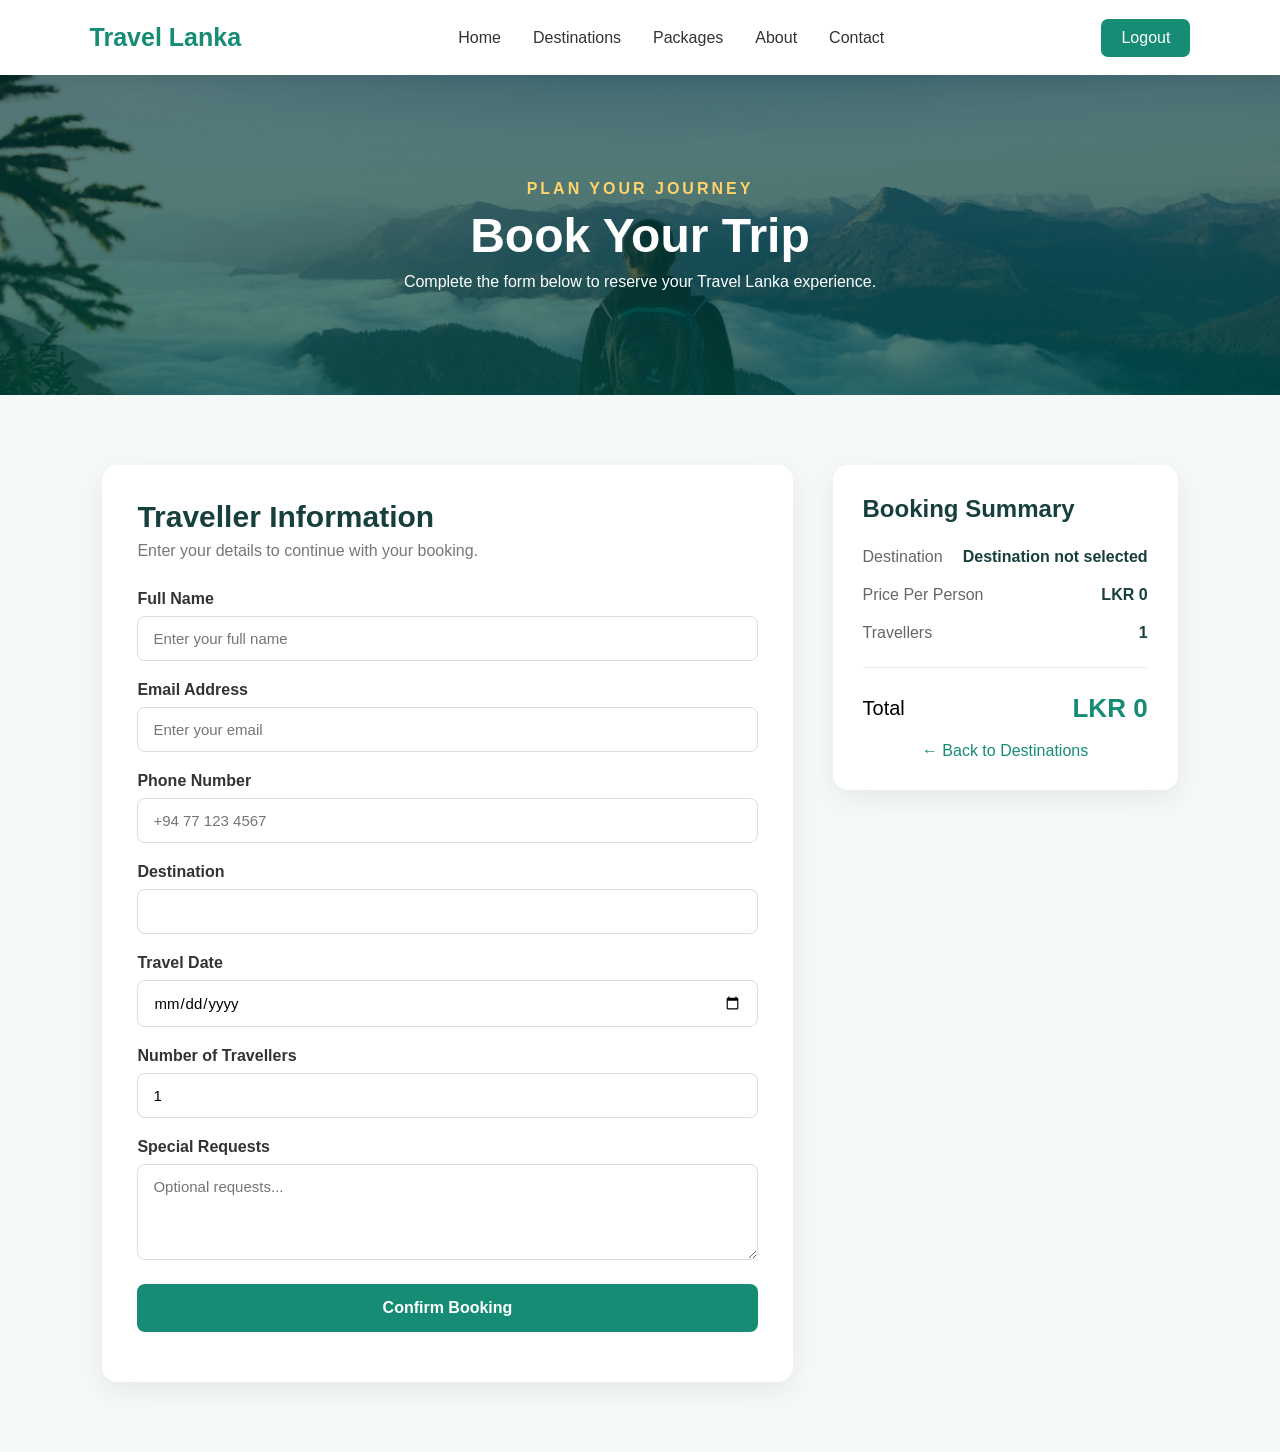
<file: pages/booking.html>
<!DOCTYPE html>
<html lang="en">

<head>

    <meta charset="UTF-8">

    <meta
        name="viewport"
        content="width=device-width, initial-scale=1.0"
    >

    <title>Travel Lanka | Booking</title>

    <link
        rel="stylesheet"
        href="../css/style.css"
    >

</head>

<body>


<!-- NAVBAR -->

<nav class="navbar">

    <div class="logo">
        Travel Lanka
    </div>

    <ul class="nav-links">

        <li>
            <a href="home.html">
                Home
            </a>
        </li>

        <li>
            <a href="destinations.html">
                Destinations
            </a>
        </li>

        <li>
            <a href="home.html#packages">
                Packages
            </a>
        </li>

        <li>
            <a href="home.html#about">
                About
            </a>
        </li>

        <li>
            <a href="home.html#contact">
                Contact
            </a>
        </li>

    </ul>

    <a
        href="../index.html"
        class="logout-btn"
    >
        Logout
    </a>

</nav>


<!-- BOOKING HEADER -->

<section class="booking-header">

    <div>

        <p>
            Plan Your Journey
        </p>

        <h1>
            Book Your Trip
        </h1>

        <span>
            Complete the form below to reserve your
            Travel Lanka experience.
        </span>

    </div>

</section>


<!-- BOOKING -->

<section class="booking-page">

    <div class="booking-layout">


        <!-- FORM -->

        <form
            class="booking-form"
            id="bookingForm"
        >

            <h2>
                Traveller Information
            </h2>

            <p class="booking-form-subtitle">
                Enter your details to continue with your booking.
            </p>


            <!-- NAME -->

            <div class="booking-input-group">

                <label>
                    Full Name
                </label>

                <input
                    type="text"
                    id="customerName"
                    placeholder="Enter your full name"
                    required
                >

            </div>


            <!-- EMAIL -->

            <div class="booking-input-group">

                <label>
                    Email Address
                </label>

                <input
                    type="email"
                    id="customerEmail"
                    placeholder="Enter your email"
                    required
                >

            </div>


            <!-- PHONE -->

            <div class="booking-input-group">

                <label>
                    Phone Number
                </label>

                <input
                    type="tel"
                    id="customerPhone"
                    placeholder="+94 77 123 4567"
                    required
                >

            </div>


            <!-- DESTINATION -->

            <div class="booking-input-group">

                <label>
                    Destination
                </label>

                <input
                    type="text"
                    id="bookingDestinationInput"
                    readonly
                >

            </div>


            <!-- DATE -->

            <div class="booking-input-group">

                <label>
                    Travel Date
                </label>

                <input
                    type="date"
                    id="travelDate"
                    required
                >

            </div>


            <!-- TRAVELLERS -->

            <div class="booking-input-group">

                <label>
                    Number of Travellers
                </label>

                <input
                    type="number"
                    id="travellers"
                    min="1"
                    value="1"
                    required
                >

            </div>


            <!-- NOTES -->

            <div class="booking-input-group">

                <label>
                    Special Requests
                </label>

                <textarea
                    id="specialRequests"
                    rows="4"
                    placeholder="Optional requests..."
                ></textarea>

            </div>


            <button
                type="submit"
                class="confirm-booking-btn"
            >
                Confirm Booking
            </button>


            <p id="bookingMessage"></p>

        </form>


        <!-- SUMMARY -->

        <div class="booking-price-card">

            <h2>
                Booking Summary
            </h2>


            <div class="booking-price-row">

                <span>
                    Destination
                </span>

                <strong id="summaryDestination">
                    -
                </strong>

            </div>


            <div class="booking-price-row">

                <span>
                    Price Per Person
                </span>

                <strong id="summaryPrice">
                    LKR 0
                </strong>

            </div>


            <div class="booking-price-row">

                <span>
                    Travellers
                </span>

                <strong id="summaryTravellers">
                    1
                </strong>

            </div>


            <hr>


            <div class="booking-total">

                <span>
                    Total
                </span>

                <strong id="totalPrice">
                    LKR 0
                </strong>

            </div>


            <a
                href="destinations.html"
                class="back-destination"
            >
                ← Back to Destinations
            </a>

        </div>

    </div>

</section>


<script src="../js/booking.js"></script>

</body>

</html>
</file>
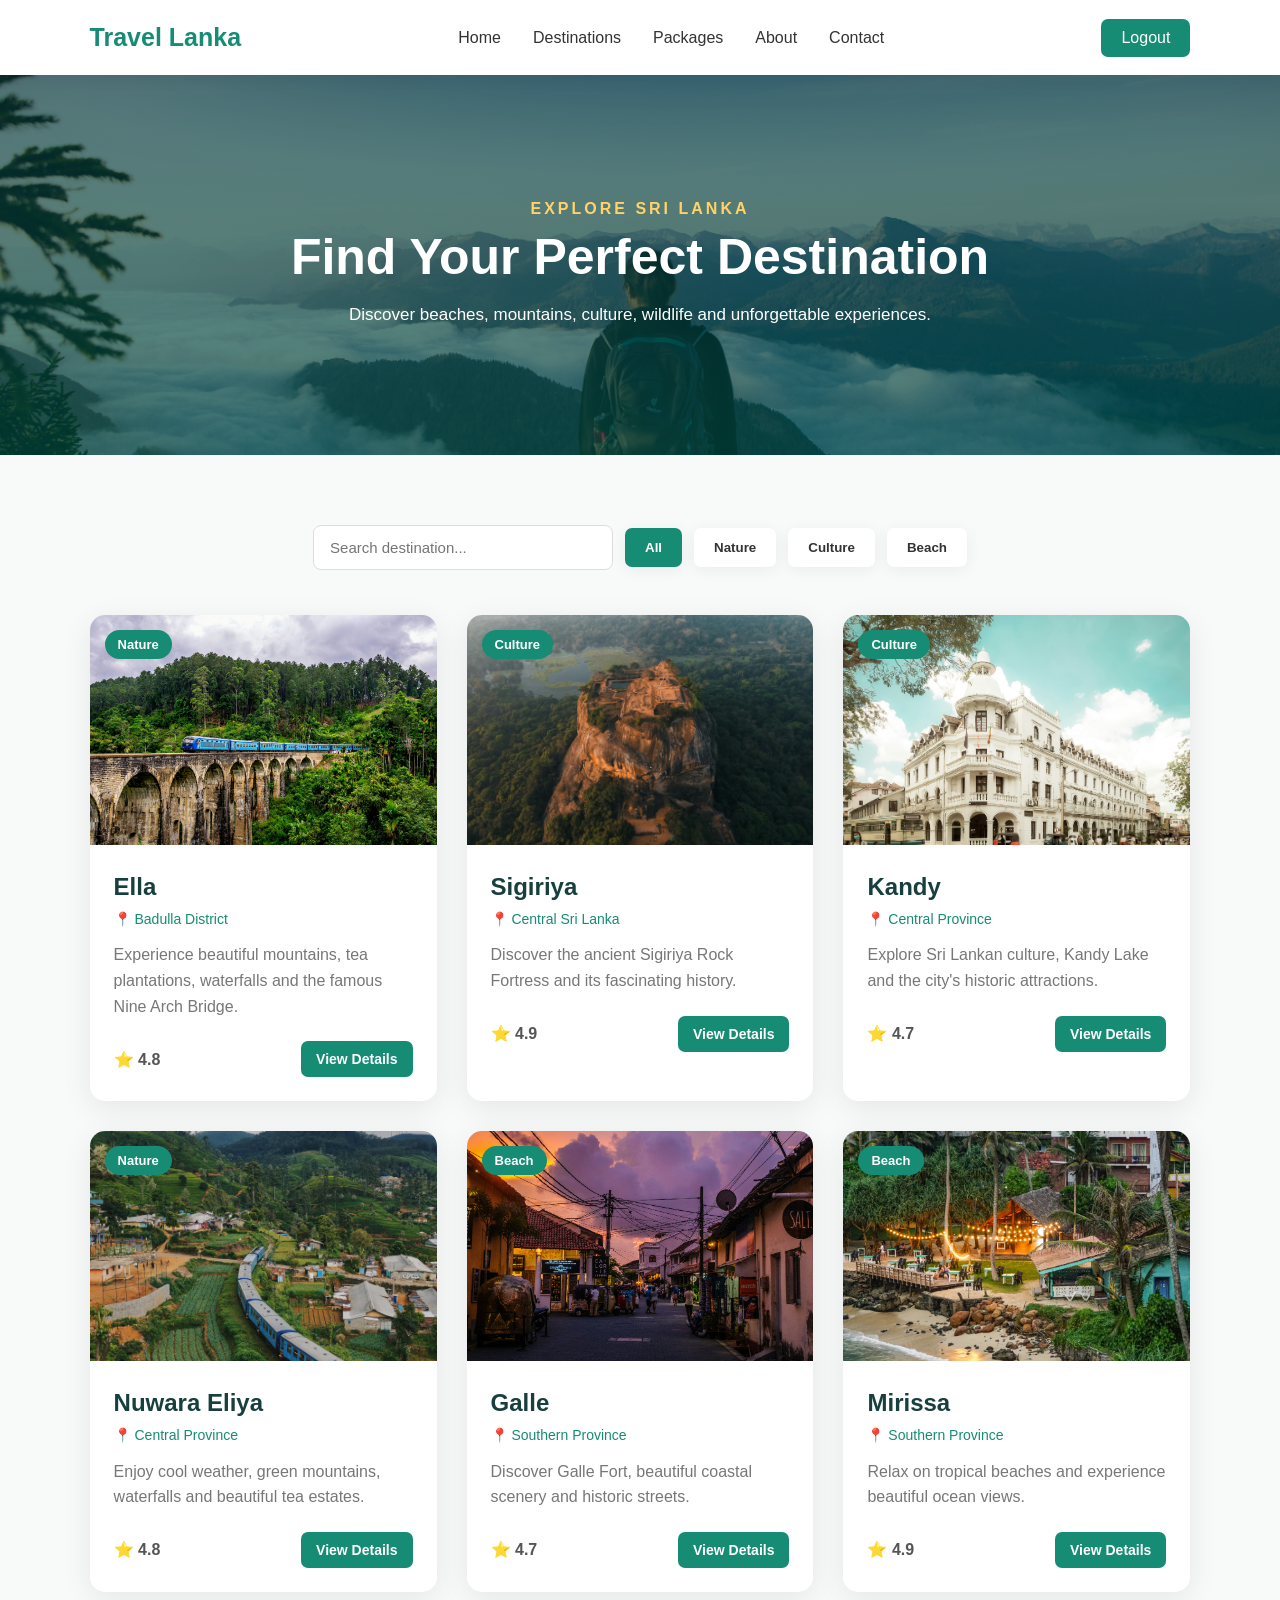
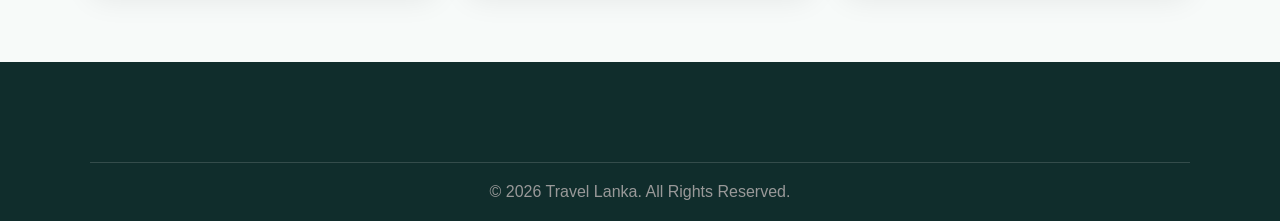
<file: pages/destinations.html>
<!DOCTYPE html>
<html lang="en">

<head>
    <meta charset="UTF-8">

    <meta
        name="viewport"
        content="width=device-width, initial-scale=1.0"
    >

    <title>Travel Lanka | Destinations</title>

    <link
        rel="stylesheet"
        href="../css/style.css"
    >
</head>

<body>


<!-- =========================
     NAVBAR
========================= -->

<nav class="navbar">

    <div class="logo">
        Travel Lanka
    </div>

    <ul class="nav-links">

        <li>
            <a href="home.html">
                Home
            </a>
        </li>

        <li>
            <a href="destinations.html">
                Destinations
            </a>
        </li>

        <li>
            <a href="home.html#packages">
                Packages
            </a>
        </li>

        <li>
            <a href="home.html#about">
                About
            </a>
        </li>

        <li>
            <a href="home.html#contact">
                Contact
            </a>
        </li>

    </ul>

    <a
        href="../index.html"
        class="logout-btn"
    >
        Logout
    </a>

</nav>


<!-- =========================
     DESTINATION HERO
========================= -->

<section class="destination-hero">

    <div>

        <p>
            Explore Sri Lanka
        </p>

        <h1>
            Find Your Perfect Destination
        </h1>

        <span>
            Discover beaches, mountains, culture,
            wildlife and unforgettable experiences.
        </span>

    </div>

</section>


<!-- =========================
     FILTER AREA
========================= -->

<section class="destination-page-section">

    <div class="destination-filter">

        <input
            type="text"
            id="destinationFilter"
            placeholder="Search destination..."
        >

        <button
            class="filter-btn active"
            onclick="filterCategory('all', this)"
        >
            All
        </button>

        <button
            class="filter-btn"
            onclick="filterCategory('nature', this)"
        >
            Nature
        </button>

        <button
            class="filter-btn"
            onclick="filterCategory('culture', this)"
        >
            Culture
        </button>

        <button
            class="filter-btn"
            onclick="filterCategory('beach', this)"
        >
            Beach
        </button>

    </div>


    <!-- =========================
         DESTINATION GRID
    ========================= -->

    <div
        class="destinations-grid"
        id="destinationsGrid"
    >


        <!-- ELLA -->

        <div
            class="travel-destination-card"
            data-name="ella"
            data-category="nature"
        >

            <div class="destination-image">

                <img
                    src="../images/ella.jpg"
                    alt="Ella"
                >

                <span class="destination-tag">
                    Nature
                </span>

            </div>

            <div class="travel-card-content">

                <h2>
                    Ella
                </h2>

                <p class="location-text">
                    📍 Badulla District
                </p>

                <p>
                    Experience beautiful mountains,
                    tea plantations, waterfalls and the
                    famous Nine Arch Bridge.
                </p>

                <div class="travel-card-bottom">

                    <span>
                        ⭐ 4.8
                    </span>

                    <a
    href="destination-details.html?destination=ella"
    class="view-details-btn"
>
    View Details
</a>

                </div>

            </div>

        </div>


        <!-- SIGIRIYA -->

        <div
            class="travel-destination-card"
            data-name="sigiriya"
            data-category="culture"
        >

            <div class="destination-image">

                <img
                    src="../images/sigiriya.jpg"
                    alt="Sigiriya"
                >

                <span class="destination-tag">
                    Culture
                </span>

            </div>

            <div class="travel-card-content">

                <h2>
                    Sigiriya
                </h2>

                <p class="location-text">
                    📍 Central Sri Lanka
                </p>

                <p>
                    Discover the ancient Sigiriya
                    Rock Fortress and its fascinating
                    history.
                </p>

                <div class="travel-card-bottom">

                    <span>
                        ⭐ 4.9
                    </span>

                   <a
    href="destination-details.html?destination=sigiriya"
    class="view-details-btn"
>
    View Details
</a>

                </div>

            </div>

        </div>


        <!-- KANDY -->

        <div
            class="travel-destination-card"
            data-name="kandy"
            data-category="culture"
        >

            <div class="destination-image">

                <img
                    src="../images/kandy.jpg"
                    alt="Kandy"
                >

                <span class="destination-tag">
                    Culture
                </span>

            </div>

            <div class="travel-card-content">

                <h2>
                    Kandy
                </h2>

                <p class="location-text">
                    📍 Central Province
                </p>

                <p>
                    Explore Sri Lankan culture,
                    Kandy Lake and the city's historic
                    attractions.
                </p>

                <div class="travel-card-bottom">

                    <span>
                        ⭐ 4.7
                    </span>

                    <a
    href="destination-details.html?destination=kandy"
    class="view-details-btn"
>
    View Details
</a>

                </div>

            </div>

        </div>


        <!-- NUWARA ELIYA -->

        <div
            class="travel-destination-card"
            data-name="nuwara eliya"
            data-category="nature"
        >

            <div class="destination-image">

                <img
                    src="../images/nuwara-eliya.jpg"
                    alt="Nuwara Eliya"
                >

                <span class="destination-tag">
                    Nature
                </span>

            </div>

            <div class="travel-card-content">

                <h2>
                    Nuwara Eliya
                </h2>

                <p class="location-text">
                    📍 Central Province
                </p>

                <p>
                    Enjoy cool weather, green mountains,
                    waterfalls and beautiful tea estates.
                </p>

                <div class="travel-card-bottom">

                    <span>
                        ⭐ 4.8
                    </span>

                    <a
    href="destination-details.html?destination=nuwara-eliya"
    class="view-details-btn"
>
    View Details
</a>

                </div>

            </div>

        </div>


        <!-- GALLE -->

        <div
            class="travel-destination-card"
            data-name="galle"
            data-category="beach"
        >

            <div class="destination-image">

                <img
                    src="../images/galle.jpg"
                    alt="Galle"
                >

                <span class="destination-tag">
                    Beach
                </span>

            </div>

            <div class="travel-card-content">

                <h2>
                    Galle
                </h2>

                <p class="location-text">
                    📍 Southern Province
                </p>

                <p>
                    Discover Galle Fort, beautiful coastal
                    scenery and historic streets.
                </p>

                <div class="travel-card-bottom">

                    <span>
                        ⭐ 4.7
                    </span>

                   <a
    href="destination-details.html?destination=galle"
    class="view-details-btn"
>
    View Details
</a>

                </div>

            </div>

        </div>


        <!-- MIRISSA -->

        <div
            class="travel-destination-card"
            data-name="mirissa"
            data-category="beach"
        >

            <div class="destination-image">

                <img
                    src="../images/mirissa.jpg"
                    alt="Mirissa"
                >

                <span class="destination-tag">
                    Beach
                </span>

            </div>

            <div class="travel-card-content">

                <h2>
                    Mirissa
                </h2>

                <p class="location-text">
                    📍 Southern Province
                </p>

                <p>
                    Relax on tropical beaches and
                    experience beautiful ocean views.
                </p>

                <div class="travel-card-bottom">

                    <span>
                        ⭐ 4.9
                    </span>

                   <a
    href="destination-details.html?destination=mirissa"
    class="view-details-btn"
>
    View Details
</a>

                </div>

            </div>

        </div>

    </div>


    <p
        id="noDestination"
        class="no-destination"
    >
        Destination not found.
    </p>

</section>


<footer>

    <div class="copyright">
        © 2026 Travel Lanka. All Rights Reserved.
    </div>

</footer>


<script src="../js/destinations.js"></script>

</body>

</html>
</file>
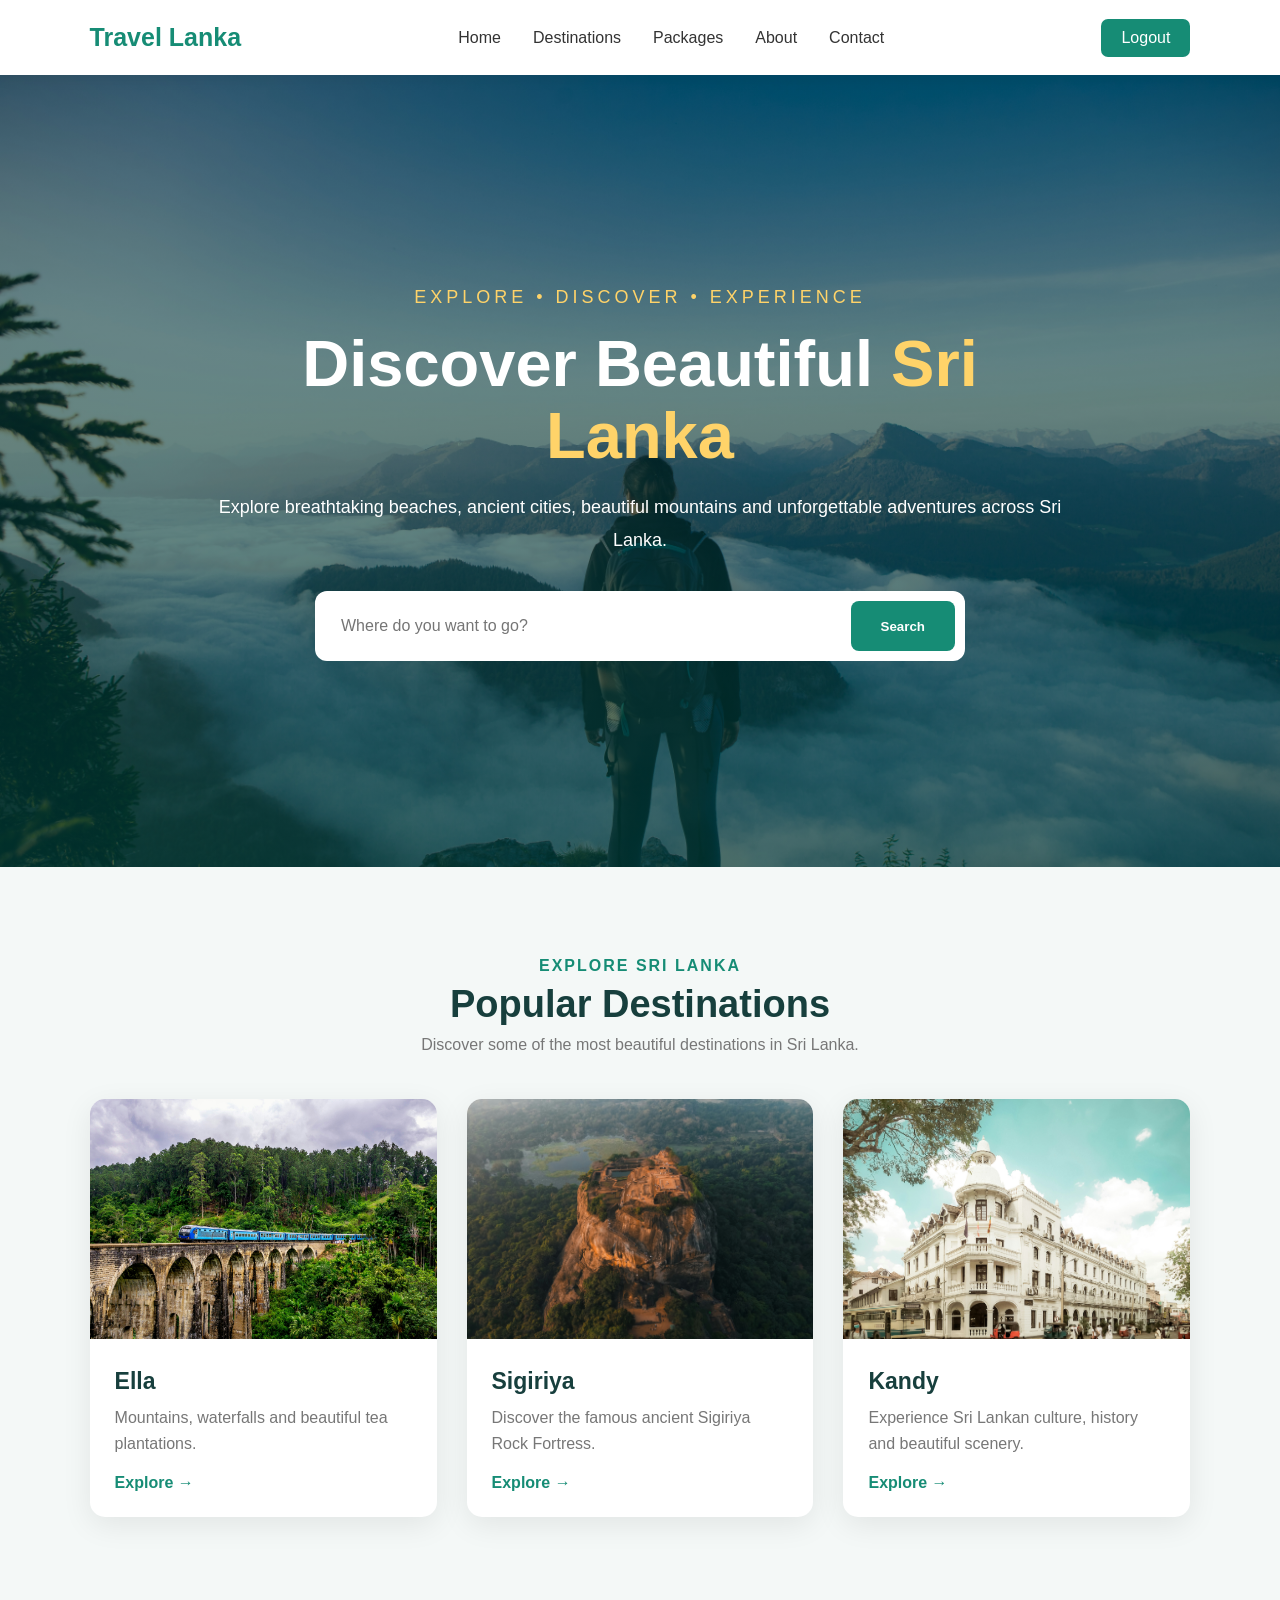
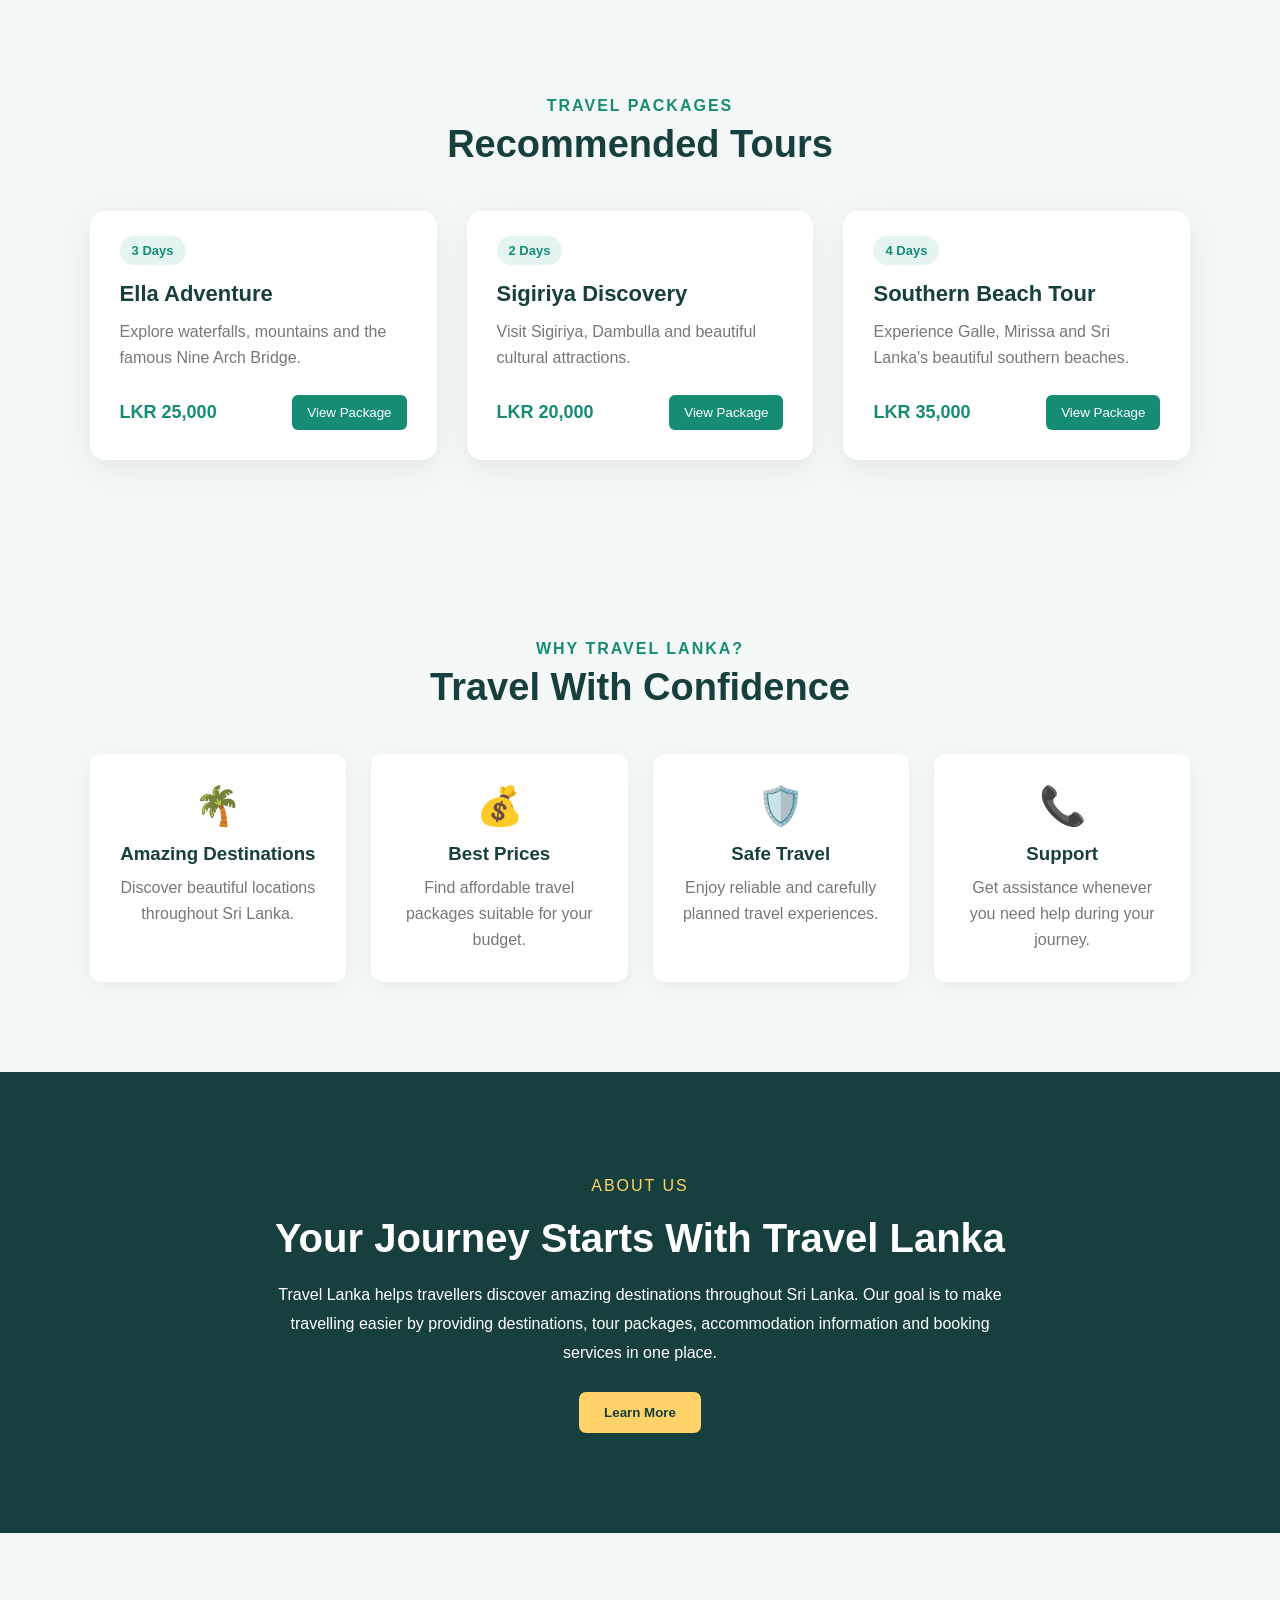
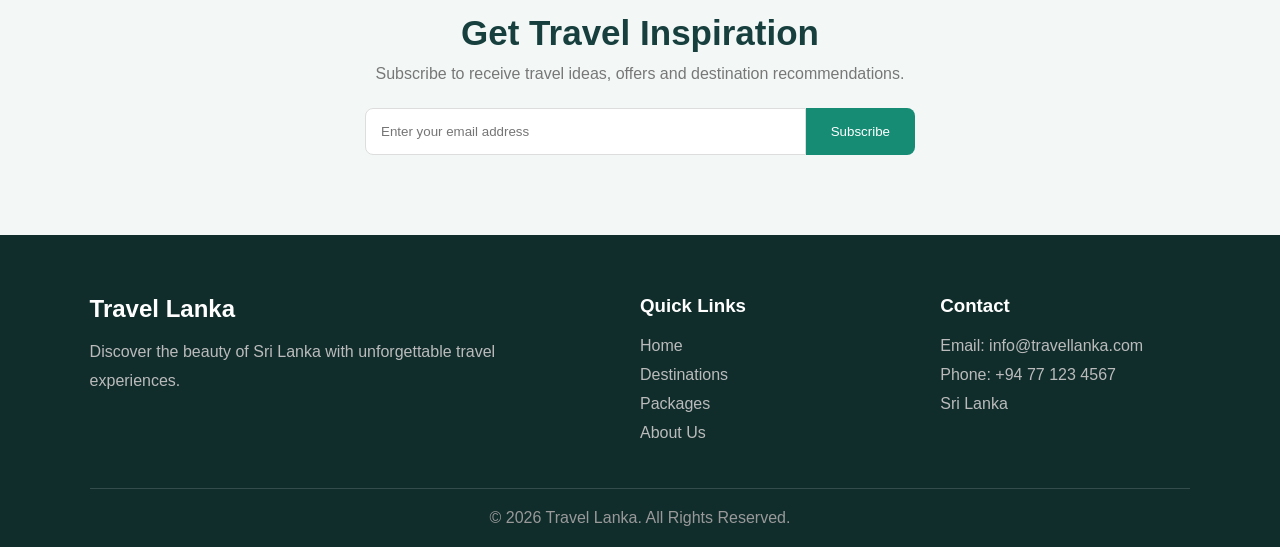
<file: pages/home.html>
<!DOCTYPE html>
<html lang="en">

<head>
    <meta charset="UTF-8">

    <meta
        name="viewport"
        content="width=device-width, initial-scale=1.0"
    >

    <title>Travel Lanka | Home</title>

    <link
        rel="stylesheet"
        href="../css/style.css"
    >
</head>

<body>

<!-- =========================
     NAVBAR
========================= -->

<nav class="navbar">

    <div class="logo">
        Travel Lanka
    </div>

    <ul class="nav-links">

        <li>
            <a href="home.html">Home</a>
        </li>

        <li>
    <a href="destinations.html">
        Destinations
    </a>
</li>

        <li>
            <a href="#packages">Packages</a>
        </li>

        <li>
            <a href="#about">About</a>
        </li>

        <li>
            <a href="#contact">Contact</a>
        </li>

    </ul>

    <a href="../index.html" class="logout-btn">
        Logout
    </a>

</nav>


<!-- =========================
     HERO SECTION
========================= -->

<section class="hero">

    <div class="hero-content">

        <p class="hero-small">
            Explore • Discover • Experience
        </p>

        <h1>
            Discover Beautiful
            <span>Sri Lanka</span>
        </h1>

        <p>
            Explore breathtaking beaches, ancient cities,
            beautiful mountains and unforgettable adventures
            across Sri Lanka.
        </p>


        <!-- SEARCH -->

        <div class="search-box">

            <input
                type="text"
                id="destinationSearch"
                placeholder="Where do you want to go?"
            >

            <button onclick="searchDestination()">
                Search
            </button>

        </div>

    </div>

</section>


<!-- =========================
     DESTINATIONS
========================= -->

<section
    class="section"
    id="destinations"
>

    <div class="section-title">

        <p>Explore Sri Lanka</p>

        <h2>
            Popular Destinations
        </h2>

        <span>
            Discover some of the most beautiful destinations
            in Sri Lanka.
        </span>

    </div>


    <div class="destination-container">


        <!-- ELLA -->

        <div
            class="destination-card"
            data-name="ella"
        >

            <img
                src="../images/ella.jpg"
                alt="Ella"
            >

            <div class="destination-info">

                <h3>Ella</h3>

                <p>
                    Mountains, waterfalls and beautiful
                    tea plantations.
                </p>

                <a href="destinations.html">
    Explore →
</a>

            </div>

        </div>


        <!-- SIGIRIYA -->

        <div
            class="destination-card"
            data-name="sigiriya"
        >

            <img
                src="../images/sigiriya.jpg"
                alt="Sigiriya"
            >

            <div class="destination-info">

                <h3>Sigiriya</h3>

                <p>
                    Discover the famous ancient
                    Sigiriya Rock Fortress.
                </p>

                <a href="#">
                    Explore →
                </a>

            </div>

        </div>


        <!-- KANDY -->

        <div
            class="destination-card"
            data-name="kandy"
        >

            <img
                src="../images/kandy.jpg"
                alt="Kandy"
            >

            <div class="destination-info">

                <h3>Kandy</h3>

                <p>
                    Experience Sri Lankan culture,
                    history and beautiful scenery.
                </p>

                <a href="#">
                    Explore →
                </a>

            </div>

        </div>


    </div>

</section>


<!-- =========================
     TOUR PACKAGES
========================= -->

<section
    class="section packages-section"
    id="packages"
>

    <div class="section-title">

        <p>Travel Packages</p>

        <h2>
            Recommended Tours
        </h2>

    </div>


    <div class="package-container">


        <!-- PACKAGE 1 -->

        <div class="package-card">

            <div class="package-content">

                <span class="package-days">
                    3 Days
                </span>

                <h3>
                    Ella Adventure
                </h3>

                <p>
                    Explore waterfalls, mountains and
                    the famous Nine Arch Bridge.
                </p>

                <div class="package-footer">

                    <strong>
                        LKR 25,000
                    </strong>

                    <button>
                        View Package
                    </button>

                </div>

            </div>

        </div>


        <!-- PACKAGE 2 -->

        <div class="package-card">

            <div class="package-content">

                <span class="package-days">
                    2 Days
                </span>

                <h3>
                    Sigiriya Discovery
                </h3>

                <p>
                    Visit Sigiriya, Dambulla and beautiful
                    cultural attractions.
                </p>

                <div class="package-footer">

                    <strong>
                        LKR 20,000
                    </strong>

                    <button>
                        View Package
                    </button>

                </div>

            </div>

        </div>


        <!-- PACKAGE 3 -->

        <div class="package-card">

            <div class="package-content">

                <span class="package-days">
                    4 Days
                </span>

                <h3>
                    Southern Beach Tour
                </h3>

                <p>
                    Experience Galle, Mirissa and Sri Lanka's
                    beautiful southern beaches.
                </p>

                <div class="package-footer">

                    <strong>
                        LKR 35,000
                    </strong>

                    <button>
                        View Package
                    </button>

                </div>

            </div>

        </div>


    </div>

</section>


<!-- =========================
     WHY CHOOSE US
========================= -->

<section class="section">

    <div class="section-title">

        <p>Why Travel Lanka?</p>

        <h2>
            Travel With Confidence
        </h2>

    </div>


    <div class="features-container">

        <div class="feature">

            <div class="feature-icon">
                🌴
            </div>

            <h3>
                Amazing Destinations
            </h3>

            <p>
                Discover beautiful locations throughout
                Sri Lanka.
            </p>

        </div>


        <div class="feature">

            <div class="feature-icon">
                💰
            </div>

            <h3>
                Best Prices
            </h3>

            <p>
                Find affordable travel packages suitable
                for your budget.
            </p>

        </div>


        <div class="feature">

            <div class="feature-icon">
                🛡️
            </div>

            <h3>
                Safe Travel
            </h3>

            <p>
                Enjoy reliable and carefully planned
                travel experiences.
            </p>

        </div>


        <div class="feature">

            <div class="feature-icon">
                📞
            </div>

            <h3>
                Support
            </h3>

            <p>
                Get assistance whenever you need help
                during your journey.
            </p>

        </div>

    </div>

</section>


<!-- =========================
     ABOUT
========================= -->

<section
    class="about-section"
    id="about"
>

    <div class="about-content">

        <p class="small-title">
            About Us
        </p>

        <h2>
            Your Journey Starts With
            Travel Lanka
        </h2>

        <p>
            Travel Lanka helps travellers discover amazing
            destinations throughout Sri Lanka. Our goal is to
            make travelling easier by providing destinations,
            tour packages, accommodation information and
            booking services in one place.
        </p>

        <button>
            Learn More
        </button>

    </div>

</section>


<!-- =========================
     NEWSLETTER
========================= -->

<section class="newsletter">

    <h2>
        Get Travel Inspiration
    </h2>

    <p>
        Subscribe to receive travel ideas, offers and
        destination recommendations.
    </p>

    <div class="newsletter-form">

        <input
            type="email"
            placeholder="Enter your email address"
        >

        <button>
            Subscribe
        </button>

    </div>

</section>


<!-- =========================
     FOOTER
========================= -->

<footer id="contact">

    <div class="footer-container">

        <div>

            <h2>
                Travel Lanka
            </h2>

            <p>
                Discover the beauty of Sri Lanka with
                unforgettable travel experiences.
            </p>

        </div>


        <div>

            <h3>
                Quick Links
            </h3>

            <p>Home</p>
            <p>Destinations</p>
            <p>Packages</p>
            <p>About Us</p>

        </div>


        <div>

            <h3>
                Contact
            </h3>

            <p>
                Email: info@travellanka.com
            </p>

            <p>
                Phone: +94 77 123 4567
            </p>

            <p>
                Sri Lanka
            </p>

        </div>

    </div>


    <div class="copyright">

        © 2026 Travel Lanka.
        All Rights Reserved.

    </div>

</footer>


<script src="../js/home.js"></script>

</body>

</html>
</file>
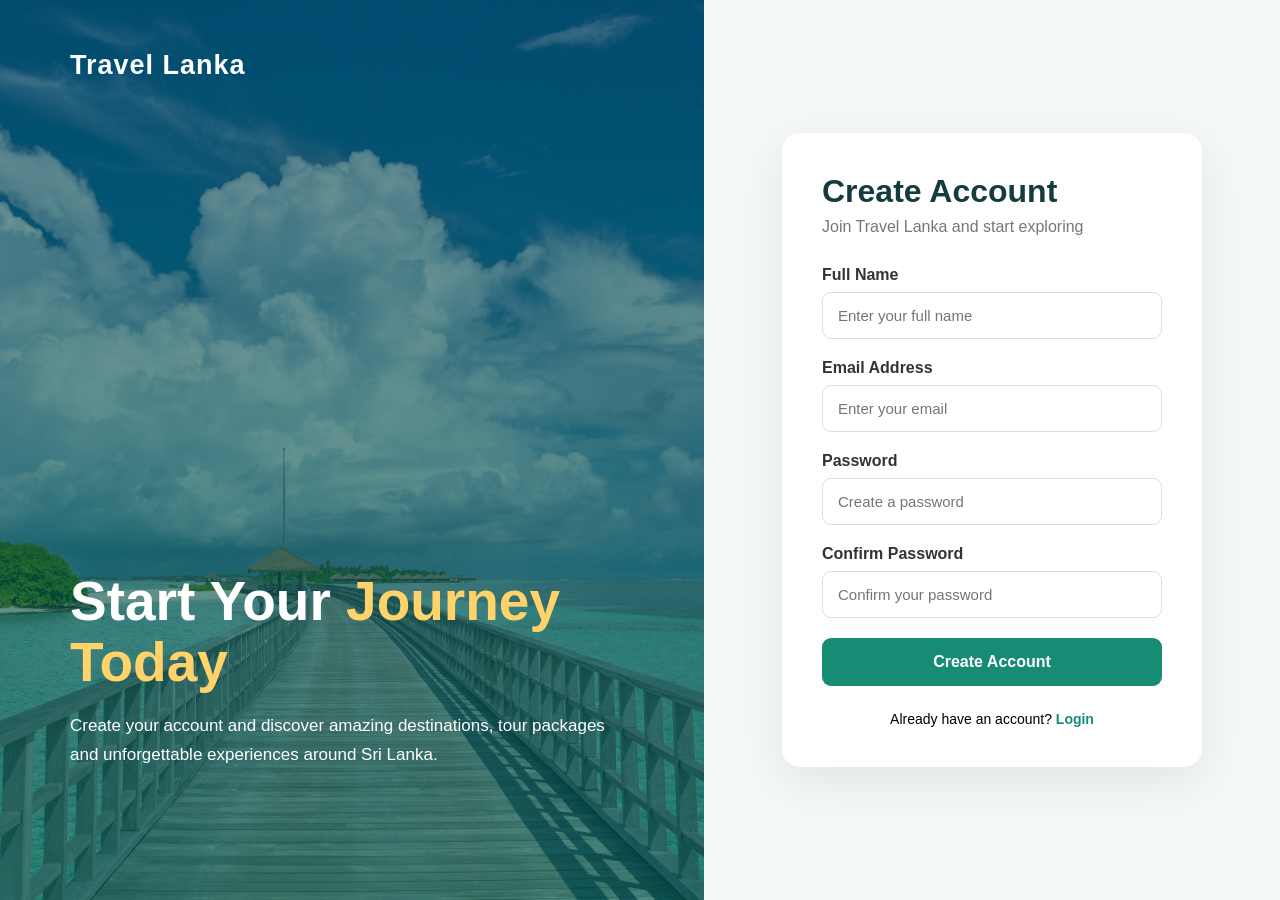
<file: pages/register.html>
<!DOCTYPE html>
<html lang="en">

<head>
    <meta charset="UTF-8">

    <meta
        name="viewport"
        content="width=device-width, initial-scale=1.0"
    >

    <title>Travel Lanka | Register</title>

    <link
        rel="stylesheet"
        href="../css/style.css"
    >
</head>

<body>

<div class="login-container">

    <!-- LEFT SIDE -->

    <div class="login-left">

        <div class="brand">
            <h2>Travel Lanka</h2>
        </div>

        <div class="welcome-text">

            <h1>
                Start Your
                <span>Journey Today</span>
            </h1>

            <p>
                Create your account and discover amazing
                destinations, tour packages and unforgettable
                experiences around Sri Lanka.
            </p>

        </div>

    </div>


    <!-- RIGHT SIDE -->

    <div class="login-right">

        <form
    class="login-card"
    id="registerForm"
    action="../php/register_process.php"
    method="POST"
>

            <h2>Create Account</h2>

            <p class="subtitle">
                Join Travel Lanka and start exploring
            </p>


            <!-- FULL NAME -->

            <div class="input-group">

                <label>Full Name</label>

                <input
    type="text"
    id="fullName"
    name="full_name"
    placeholder="Enter your full name"
    required
>

            </div>


            <!-- EMAIL -->

            <div class="input-group">

                <label>Email Address</label>

                <input
    type="email"
    id="registerEmail"
    name="email"
    placeholder="Enter your email"
    required
>

            </div>


            <!-- PASSWORD -->

            <div class="input-group">

                <label>Password</label>

                <input
    type="password"
    id="registerPassword"
    name="password"
    placeholder="Create a password"
    required
>

            </div>


            <!-- CONFIRM PASSWORD -->

            <div class="input-group">

                <label>Confirm Password</label>

                <input
    type="password"
    id="confirmPassword"
    name="confirm_password"
    placeholder="Confirm your password"
    required
>

            </div>


            <button
                type="submit"
                class="login-btn"
            >
                Create Account
            </button>


            <p id="registerMessage"></p>


            <div class="register">

                Already have an account?

                <a href="../index.php">
                    Login
                </a>

            </div>

        </form>

    </div>

</div>


<script src="../js/register.js"></script>

</body>

</html>
</file>
<file: css/style.css>
/* =====================================================
   HOME PAGE
===================================================== */


/* NAVBAR */

.navbar {

    height: 75px;

    display: flex;

    align-items: center;

    justify-content: space-between;

    padding: 0 7%;

    background: white;

    position: sticky;

    top: 0;

    z-index: 1000;

    box-shadow:
        0 2px 15px
        rgba(0, 0, 0, 0.08);
}


.logo {

    font-size: 25px;

    font-weight: bold;

    color: #168c75;
}


.nav-links {

    display: flex;

    list-style: none;

    gap: 32px;
}


.nav-links a {

    text-decoration: none;

    color: #333;

    font-weight: 500;

    transition: 0.3s;
}


.nav-links a:hover {

    color: #168c75;
}


.logout-btn {

    text-decoration: none;

    background: #168c75;

    color: white;

    padding: 10px 20px;

    border-radius: 7px;
}


/* =====================================================
   HERO
===================================================== */

.hero {

    min-height: 88vh;

    display: flex;

    align-items: center;

    justify-content: center;

    text-align: center;

    padding: 40px;

    color: white;

    background:

        linear-gradient(
            rgba(0, 40, 50, 0.55),
            rgba(0, 70, 65, 0.65)
        ),

        url("../images/hero.jpg");

    background-size: cover;

    background-position: center;
}


.hero-content {

    max-width: 850px;
}


.hero-small {

    text-transform: uppercase;

    letter-spacing: 4px;

    margin-bottom: 15px;

    color: #ffd369;
}


.hero h1 {

    font-size: 65px;

    line-height: 1.1;

    margin-bottom: 20px;
}


.hero h1 span {

    color: #ffd369;
}


.hero-content > p {

    font-size: 18px;

    line-height: 1.8;
}


/* SEARCH */

.search-box {

    background: white;

    padding: 10px;

    border-radius: 12px;

    max-width: 650px;

    margin:

        35px auto
        0;

    display: flex;
}


.search-box input {

    flex: 1;

    border: none;

    outline: none;

    padding: 16px;

    font-size: 16px;
}


.search-box button {

    border: none;

    background: #168c75;

    color: white;

    padding: 0 30px;

    border-radius: 8px;

    cursor: pointer;

    font-weight: bold;
}


/* =====================================================
   GENERAL SECTION
===================================================== */

.section {

    padding: 90px 7%;
}


.section-title {

    text-align: center;

    margin-bottom: 45px;
}


.section-title p {

    color: #168c75;

    text-transform: uppercase;

    letter-spacing: 2px;

    font-weight: bold;

    margin-bottom: 8px;
}


.section-title h2 {

    font-size: 38px;

    color: #173f3d;

    margin-bottom: 10px;
}


.section-title span {

    color: #777;
}


/* =====================================================
   DESTINATIONS
===================================================== */

.destination-container {

    display: grid;

    grid-template-columns:
        repeat(3, 1fr);

    gap: 30px;
}


.destination-card {

    background: white;

    border-radius: 15px;

    overflow: hidden;

    box-shadow:

        0 8px 30px
        rgba(0, 0, 0, 0.08);

    transition: 0.3s;
}


.destination-card:hover {

    transform:
        translateY(-8px);
}


.destination-card img {

    width: 100%;

    height: 240px;

    object-fit: cover;
}


.destination-info {

    padding: 25px;
}


.destination-info h3 {

    font-size: 23px;

    margin-bottom: 10px;

    color: #173f3d;
}


.destination-info p {

    color: #777;

    line-height: 1.6;

    margin-bottom: 18px;
}


.destination-info a {

    text-decoration: none;

    color: #168c75;

    font-weight: bold;
}


/* =====================================================
   PACKAGES
===================================================== */

.packages-section {

    background: #f3f8f7;
}


.package-container {

    display: grid;

    grid-template-columns:
        repeat(3, 1fr);

    gap: 30px;
}


.package-card {

    background: white;

    border-radius: 15px;

    padding: 30px;

    box-shadow:

        0 8px 30px
        rgba(0, 0, 0, 0.07);
}


.package-days {

    background: #e4f5f1;

    color: #168c75;

    padding: 7px 12px;

    border-radius: 20px;

    font-size: 13px;

    font-weight: bold;
}


.package-content h3 {

    margin-top: 22px;

    margin-bottom: 12px;

    color: #173f3d;

    font-size: 22px;
}


.package-content p {

    color: #777;

    line-height: 1.6;
}


.package-footer {

    display: flex;

    justify-content: space-between;

    align-items: center;

    margin-top: 25px;
}


.package-footer strong {

    color: #168c75;

    font-size: 18px;
}


.package-footer button {

    border: none;

    background: #168c75;

    color: white;

    padding: 10px 15px;

    border-radius: 6px;

    cursor: pointer;
}


/* =====================================================
   FEATURES
===================================================== */

.features-container {

    display: grid;

    grid-template-columns:
        repeat(4, 1fr);

    gap: 25px;
}


.feature {

    text-align: center;

    padding: 30px;

    border-radius: 12px;

    background: white;

    box-shadow:

        0 5px 25px
        rgba(0, 0, 0, 0.06);
}


.feature-icon {

    font-size: 38px;

    margin-bottom: 15px;
}


.feature h3 {

    margin-bottom: 10px;

    color: #173f3d;
}


.feature p {

    color: #777;

    line-height: 1.6;
}


/* =====================================================
   ABOUT
===================================================== */

.about-section {

    background: #173f3d;

    color: white;

    padding: 100px 7%;

    text-align: center;
}


.about-content {

    max-width: 750px;

    margin: auto;
}


.small-title {

    color: #ffd369;

    text-transform: uppercase;

    letter-spacing: 2px;
}


.about-content h2 {

    font-size: 40px;

    margin:

        15px 0
        20px;
}


.about-content p {

    line-height: 1.8;
}


.about-content button {

    margin-top: 25px;

    background: #ffd369;

    color: #173f3d;

    border: none;

    padding: 13px 25px;

    border-radius: 7px;

    font-weight: bold;

    cursor: pointer;
}


/* =====================================================
   NEWSLETTER
===================================================== */

.newsletter {

    padding: 80px 20px;

    text-align: center;

    background: #f3f8f7;
}


.newsletter h2 {

    color: #173f3d;

    font-size: 35px;
}


.newsletter p {

    color: #777;

    margin:

        12px 0
        25px;
}


.newsletter-form {

    display: flex;

    max-width: 550px;

    margin: auto;
}


.newsletter-form input {

    flex: 1;

    padding: 15px;

    border:

        1px solid
        #ddd;

    outline: none;

    border-radius:

        8px 0
        0 8px;
}


.newsletter-form button {

    border: none;

    background: #168c75;

    color: white;

    padding: 0 25px;

    border-radius:

        0 8px
        8px 0;

    cursor: pointer;
}


/* =====================================================
   FOOTER
===================================================== */

footer {

    background: #102d2c;

    color: white;

    padding:

        60px 7%
        20px;
}


.footer-container {

    display: grid;

    grid-template-columns:
        2fr 1fr 1fr;

    gap: 50px;
}


.footer-container h2,
.footer-container h3 {

    margin-bottom: 15px;
}


.footer-container p {

    color: #bbb;

    line-height: 1.8;
}


.copyright {

    text-align: center;

    border-top:

        1px solid
        rgba(255,255,255,0.15);

    margin-top: 40px;

    padding-top: 20px;

    color: #999;
}


/* =====================================================
   RESPONSIVE
===================================================== */

@media(max-width: 900px) {

    .nav-links {

        display: none;
    }


    .hero h1 {

        font-size: 45px;
    }


    .destination-container,
    .package-container {

        grid-template-columns:
            repeat(2, 1fr);
    }


    .features-container {

        grid-template-columns:
            repeat(2, 1fr);
    }


    .footer-container {

        grid-template-columns: 1fr;
    }

}


@media(max-width: 600px) {

    .hero h1 {

        font-size: 38px;
    }


    .destination-container,
    .package-container,
    .features-container {

        grid-template-columns: 1fr;
    }


    .search-box {

        flex-direction: column;
    }


    .search-box button {

        padding: 15px;

        margin-top: 5px;
    }


    .newsletter-form {

        flex-direction: column;
    }


    .newsletter-form input,
    .newsletter-form button {

        border-radius: 7px;

        padding: 15px;
    }


    .newsletter-form button {

        margin-top: 8px;
    }

}




* {
    margin: 0;
    padding: 0;
    box-sizing: border-box;
    font-family: Arial, Helvetica, sans-serif;
}

body {
    min-height: 100vh;
    background: #f4f8f7;
}


/* Main Container */

.login-container {
    display: flex;
    min-height: 100vh;
}


/* LEFT SIDE */

.login-left {

    width: 55%;

    background:
        linear-gradient(
            rgba(0, 60, 70, 0.55),
            rgba(0, 90, 80, 0.65)
        ),
        url("../images/login-bg.jpg");

    background-size: cover;
    background-position: center;

    color: white;

    padding: 50px 70px;

    display: flex;
    flex-direction: column;

    justify-content: space-between;
}


.brand h2 {
    font-size: 27px;
    letter-spacing: 1px;
}


.welcome-text {
    margin-bottom: 80px;
    max-width: 600px;
}


.welcome-text h1 {
    font-size: 55px;
    line-height: 1.1;
    margin-bottom: 20px;
}


.welcome-text h1 span {
    color: #ffd369;
}


.welcome-text p {
    font-size: 17px;
    line-height: 1.7;
}


/* RIGHT SIDE */

.login-right {

    width: 45%;

    display: flex;

    justify-content: center;

    align-items: center;

    padding: 40px;
}


.login-card {

    width: 100%;

    max-width: 420px;

    padding: 40px;

    background: white;

    border-radius: 18px;

    box-shadow:
        0 15px 50px
        rgba(0, 0, 0, 0.08);
}


.login-card h2 {

    color: #153b3c;

    font-size: 32px;

    margin-bottom: 8px;
}


.subtitle {

    color: #777;

    margin-bottom: 30px;
}


/* INPUT */

.input-group {
    margin-bottom: 20px;
}


.input-group label {

    display: block;

    margin-bottom: 8px;

    font-weight: 600;

    color: #333;
}


.input-group input {

    width: 100%;

    padding: 14px 15px;

    border: 1px solid #ddd;

    border-radius: 9px;

    outline: none;

    font-size: 15px;

    transition: 0.3s;
}


.input-group input:focus {

    border-color: #168c75;

    box-shadow:
        0 0 0 3px
        rgba(22, 140, 117, 0.1);
}


/* OPTIONS */

.login-options {

    display: flex;

    justify-content: space-between;

    align-items: center;

    font-size: 14px;

    margin-bottom: 25px;
}


.login-options a {
    color: #168c75;
    text-decoration: none;
}


/* BUTTON */

.login-btn {

    width: 100%;

    border: none;

    padding: 15px;

    background: #168c75;

    color: white;

    border-radius: 9px;

    cursor: pointer;

    font-size: 16px;

    font-weight: bold;

    transition: 0.3s;
}


.login-btn:hover {
    background: #10705e;
}


/* REGISTER */

.register {

    text-align: center;

    margin-top: 25px;

    font-size: 14px;
}


.register a {

    color: #168c75;

    font-weight: bold;

    text-decoration: none;
}


/* MESSAGE */

#message {

    text-align: center;

    margin-top: 15px;

    font-size: 14px;
}


/* MOBILE */

@media(max-width: 850px) {

    .login-left {
        display: none;
    }

    .login-right {
        width: 100%;
    }

}





/* =====================================================
   DESTINATIONS PAGE
===================================================== */

.destination-hero {

    min-height: 380px;

    display: flex;

    align-items: center;

    justify-content: center;

    text-align: center;

    color: white;

    padding: 40px;

    background:
        linear-gradient(
            rgba(0, 50, 55, 0.65),
            rgba(0, 80, 70, 0.65)
        ),
        url("../images/hero.jpg");

    background-size: cover;

    background-position: center;
}


.destination-hero p {

    color: #ffd369;

    text-transform: uppercase;

    letter-spacing: 3px;

    font-weight: bold;

    margin-bottom: 10px;
}


.destination-hero h1 {

    font-size: 50px;

    margin-bottom: 15px;
}


.destination-hero span {

    font-size: 17px;

    line-height: 1.7;
}


/* PAGE */

.destination-page-section {

    padding: 70px 7%;

    background: #f7faf9;

    min-height: 700px;
}


/* FILTER */

.destination-filter {

    display: flex;

    align-items: center;

    justify-content: center;

    flex-wrap: wrap;

    gap: 12px;

    margin-bottom: 45px;
}


.destination-filter input {

    width: 300px;

    padding: 13px 16px;

    border: 1px solid #ddd;

    border-radius: 8px;

    outline: none;

    font-size: 15px;
}


.destination-filter input:focus {

    border-color: #168c75;
}


.filter-btn {

    padding: 12px 20px;

    border: none;

    background: white;

    color: #333;

    border-radius: 7px;

    cursor: pointer;

    font-weight: 600;

    box-shadow:
        0 3px 15px
        rgba(0, 0, 0, 0.06);

    transition: 0.3s;
}


.filter-btn:hover,
.filter-btn.active {

    background: #168c75;

    color: white;
}


/* GRID */

.destinations-grid {

    display: grid;

    grid-template-columns:
        repeat(3, 1fr);

    gap: 30px;
}


/* CARD */

.travel-destination-card {

    background: white;

    border-radius: 15px;

    overflow: hidden;

    box-shadow:
        0 7px 30px
        rgba(0, 0, 0, 0.08);

    transition: 0.3s;
}


.travel-destination-card:hover {

    transform: translateY(-8px);
}


.destination-image {

    position: relative;
}


.destination-image img {

    width: 100%;

    height: 230px;

    object-fit: cover;
}


.destination-tag {

    position: absolute;

    top: 15px;

    left: 15px;

    background: #168c75;

    color: white;

    padding: 7px 13px;

    border-radius: 20px;

    font-size: 13px;

    font-weight: bold;
}


.travel-card-content {

    padding: 24px;
}


.travel-card-content h2 {

    color: #173f3d;

    margin-bottom: 7px;
}


.location-text {

    color: #168c75 !important;

    font-size: 14px;

    margin-bottom: 12px;
}


.travel-card-content p {

    color: #777;

    line-height: 1.6;
}


.travel-card-bottom {

    display: flex;

    align-items: center;

    justify-content: space-between;

    margin-top: 22px;
}


.travel-card-bottom span {

    font-weight: bold;

    color: #555;
}


.travel-card-bottom button {

    border: none;

    background: #168c75;

    color: white;

    padding: 10px 15px;

    border-radius: 7px;

    cursor: pointer;
}


.travel-card-bottom button:hover {

    background: #10705e;
}


/* NO RESULTS */

.no-destination {

    display: none;

    text-align: center;

    font-size: 18px;

    color: #777;

    margin-top: 40px;
}


/* RESPONSIVE */

@media(max-width: 900px) {

    .destinations-grid {

        grid-template-columns:
            repeat(2, 1fr);
    }

}


@media(max-width: 600px) {

    .destination-hero h1 {

        font-size: 35px;
    }


    .destinations-grid {

        grid-template-columns: 1fr;
    }


    .destination-filter input {

        width: 100%;
    }

}




/* =====================================================
   DESTINATION DETAILS
===================================================== */

.details-hero {

    height: 520px;

    position: relative;

    overflow: hidden;
}


.details-hero img {

    width: 100%;

    height: 100%;

    object-fit: cover;
}


.details-hero::after {

    content: "";

    position: absolute;

    inset: 0;

    background:
        linear-gradient(
            rgba(0, 25, 30, 0.20),
            rgba(0, 40, 40, 0.75)
        );
}


.details-hero-overlay {

    position: absolute;

    z-index: 2;

    bottom: 70px;

    left: 8%;

    color: white;
}


.details-hero-overlay p {

    color: #ffd369;

    font-weight: bold;

    letter-spacing: 3px;

    text-transform: uppercase;
}


.details-hero-overlay h1 {

    font-size: 58px;

    margin: 8px 0;
}


.details-hero-overlay span {

    font-size: 18px;
}


/* DETAILS AREA */

.details-section {

    padding: 80px 8%;

    background: #f8faf9;
}


.details-main {

    display: grid;

    grid-template-columns:
        2fr 1fr;

    gap: 50px;

    max-width: 1250px;

    margin: auto;
}


.details-small-title {

    color: #168c75;

    text-transform: uppercase;

    font-weight: bold;

    letter-spacing: 2px;
}


.details-left h2 {

    color: #173f3d;

    font-size: 35px;

    margin:

        10px 0
        20px;
}


.details-description {

    color: #666;

    line-height: 1.9;

    font-size: 16px;
}


/* INFORMATION BOX */

.destination-info-boxes {

    display: grid;

    grid-template-columns:
        repeat(3, 1fr);

    gap: 15px;

    margin-top: 35px;
}


.info-box {

    background: white;

    padding: 20px;

    border-radius: 12px;

    display: flex;

    align-items: center;

    gap: 12px;

    box-shadow:
        0 5px 20px
        rgba(0,0,0,0.05);
}


.info-box > span {

    font-size: 26px;
}


.info-box small {

    display: block;

    color: #888;

    margin-bottom: 4px;
}


.info-box strong {

    color: #173f3d;
}


/* ATTRACTIONS */

.attractions-section {

    margin-top: 50px;
}


.attractions-section h2 {

    font-size: 27px;
}


.attractions-list {

    display: grid;

    grid-template-columns:
        repeat(2, 1fr);

    gap: 15px;
}


.attraction-item {

    background: white;

    padding: 16px;

    border-radius: 8px;

    color: #555;

    box-shadow:
        0 4px 15px
        rgba(0,0,0,0.04);
}


/* BOOKING BOX */

.booking-summary {

    background: white;

    padding: 32px;

    border-radius: 15px;

    height: fit-content;

    box-shadow:
        0 10px 35px
        rgba(0,0,0,0.08);

    position: sticky;

    top: 100px;
}


.booking-label {

    color: #777;
}


.booking-summary > h2 {

    color: #168c75;

    font-size: 32px;

    margin:

        5px 0
        2px;
}


.booking-summary > p {

    color: #888;
}


.booking-summary hr {

    border: none;

    border-top:
        1px solid #eee;

    margin: 25px 0;
}


.booking-summary-item {

    display: flex;

    justify-content: space-between;

    margin-bottom: 18px;

    color: #666;
}


.booking-summary-item strong {

    color: #173f3d;
}


.book-now-btn {

    width: 100%;

    padding: 15px;

    border: none;

    border-radius: 8px;

    background: #168c75;

    color: white;

    font-size: 16px;

    font-weight: bold;

    cursor: pointer;

    margin-top: 15px;
}


.book-now-btn:hover {

    background: #10705e;
}


.back-destination {

    display: block;

    text-align: center;

    margin-top: 18px;

    text-decoration: none;

    color: #168c75;
}


.destination-error {

    text-align: center;

    padding: 100px 20px;
}


.destination-error a {

    color: #168c75;
}


/* RESPONSIVE */

@media(max-width: 900px) {

    .details-main {

        grid-template-columns: 1fr;
    }


    .booking-summary {

        position: static;
    }


    .destination-info-boxes {

        grid-template-columns: 1fr;
    }

}


@media(max-width: 600px) {

    .details-hero {

        height: 400px;
    }


    .details-hero-overlay {

        left: 5%;

        bottom: 40px;
    }


    .details-hero-overlay h1 {

        font-size: 40px;
    }


    .attractions-list {

        grid-template-columns: 1fr;
    }

}



/* =====================================================
   VIEW DETAILS BUTTON
===================================================== */

.view-details-btn {

    text-decoration: none;

    background: #168c75;

    color: white;

    padding: 10px 15px;

    border-radius: 7px;

    font-size: 14px;

    font-weight: bold;

    transition: 0.3s;
}


.view-details-btn:hover {

    background: #10705e;
}





/* =====================================================
   BOOKING PAGE
===================================================== */

.booking-header {

    min-height: 320px;

    display: flex;

    justify-content: center;

    align-items: center;

    text-align: center;

    color: white;

    padding: 40px;

    background:
        linear-gradient(
            rgba(0, 50, 55, 0.65),
            rgba(0, 80, 70, 0.70)
        ),
        url("../images/hero.jpg");

    background-size: cover;

    background-position: center;
}


.booking-header p {

    color: #ffd369;

    text-transform: uppercase;

    letter-spacing: 3px;

    font-weight: bold;
}


.booking-header h1 {

    font-size: 48px;

    margin: 10px 0;
}


.booking-page {

    padding: 70px 8%;

    background: #f5f9f8;
}


.booking-layout {

    max-width: 1200px;

    margin: auto;

    display: grid;

    grid-template-columns:
        2fr 1fr;

    gap: 40px;
}


/* FORM */

.booking-form {

    background: white;

    padding: 35px;

    border-radius: 15px;

    box-shadow:
        0 8px 30px
        rgba(0,0,0,0.07);
}


.booking-form h2 {

    color: #173f3d;

    font-size: 30px;
}


.booking-form-subtitle {

    color: #777;

    margin:
        8px 0
        30px;
}


.booking-input-group {

    margin-bottom: 20px;
}


.booking-input-group label {

    display: block;

    margin-bottom: 8px;

    font-weight: 600;

    color: #333;
}


.booking-input-group input,
.booking-input-group textarea {

    width: 100%;

    padding: 13px 15px;

    border:
        1px solid #ddd;

    border-radius: 8px;

    outline: none;

    font-size: 15px;
}


.booking-input-group input:focus,
.booking-input-group textarea:focus {

    border-color: #168c75;
}


.booking-input-group textarea {

    resize: vertical;
}


/* BUTTON */

.confirm-booking-btn {

    width: 100%;

    padding: 15px;

    border: none;

    border-radius: 8px;

    background: #168c75;

    color: white;

    font-size: 16px;

    font-weight: bold;

    cursor: pointer;
}


.confirm-booking-btn:hover {

    background: #10705e;
}


#bookingMessage {

    margin-top: 15px;

    text-align: center;
}


/* PRICE CARD */

.booking-price-card {

    background: white;

    padding: 30px;

    border-radius: 15px;

    height: fit-content;

    position: sticky;

    top: 100px;

    box-shadow:
        0 8px 30px
        rgba(0,0,0,0.07);
}


.booking-price-card h2 {

    color: #173f3d;

    margin-bottom: 25px;
}


.booking-price-row {

    display: flex;

    justify-content: space-between;

    margin-bottom: 20px;

    color: #666;
}


.booking-price-row strong {

    color: #173f3d;
}


.booking-price-card hr {

    border: none;

    border-top:
        1px solid #eee;

    margin:
        25px 0;
}


.booking-total {

    display: flex;

    justify-content: space-between;

    align-items: center;

    font-size: 20px;
}


.booking-total strong {

    color: #168c75;

    font-size: 26px;
}


/* MOBILE */

@media(max-width: 850px) {

    .booking-layout {

        grid-template-columns: 1fr;
    }


    .booking-price-card {

        position: static;
    }

}


@media(max-width: 600px) {

    .booking-header h1 {

        font-size: 36px;
    }


    .booking-page {

        padding:
            40px 20px;
    }


    .booking-form {

        padding: 25px;
    }

}










/* =========================================
   LOGIN SUCCESS POPUP
========================================= */

.login-success-popup {
    position: fixed;
    top: 90px;
    right: 30px;

    background: #16a085;
    color: white;

    padding: 16px 25px;

    border-radius: 10px;

    font-size: 16px;
    font-weight: 600;

    box-shadow: 0 6px 20px
        rgba(0, 0, 0, 0.2);

    z-index: 9999;

    display: flex;
    align-items: center;
    gap: 10px;

    animation: popupSlide 0.5s ease;
}


.popup-check {
    width: 25px;
    height: 25px;

    background: white;
    color: #16a085;

    border-radius: 50%;

    display: flex;
    justify-content: center;
    align-items: center;

    font-weight: bold;
}


@keyframes popupSlide {

    from {
        opacity: 0;
        transform: translateX(50px);
    }

    to {
        opacity: 1;
        transform: translateX(0);
    }

}


.login-success-popup.hide {
    opacity: 0;
    transform: translateX(50px);

    transition: 0.5s ease;
}

.booking-success-popup {
    position: fixed;
    top: 90px;
    right: 30px;

    background: #169873;
    color: white;

    padding: 16px 24px;

    border-radius: 10px;

    font-size: 16px;
    font-weight: 600;

    box-shadow:
        0 6px 20px
        rgba(0, 0, 0, 0.2);

    z-index: 9999;

    display: flex;
    align-items: center;
    gap: 10px;
}

.booking-success-popup.hide {
    opacity: 0;
    transform: translateX(40px);

    transition: 0.5s ease;
}


/* =========================================================
   MY BOOKINGS PAGE
========================================================= */

.my-bookings-section {
    background: #f4f8f7;
    padding: 70px 8%;
    min-height: 600px;
}

.my-bookings-container {
    max-width: 1200px;
    margin: 0 auto;
}


/* =========================================================
   BOOKING CARD
========================================================= */

.my-booking-card {
    background: #ffffff;

    border-radius: 18px;

    padding: 28px 30px;

    margin-bottom: 28px;

    border-left: 6px solid #16967f;

    box-shadow:
        0 8px 28px
        rgba(0, 0, 0, 0.08);

    transition:
        transform 0.3s ease,
        box-shadow 0.3s ease;
}

.my-booking-card:hover {
    transform: translateY(-4px);

    box-shadow:
        0 14px 35px
        rgba(0, 0, 0, 0.12);
}


/* =========================================================
   CARD HEADER
========================================================= */

.booking-card-top {
    display: flex;
    align-items: center;
    justify-content: space-between;

    gap: 20px;

    padding-bottom: 20px;
    margin-bottom: 22px;

    border-bottom: 1px solid #eeeeee;
}

.booking-small-title {
    display: block;

    font-size: 12px;
    font-weight: 600;

    text-transform: uppercase;
    letter-spacing: 1px;

    color: #8a8a8a;

    margin-bottom: 5px;
}

.booking-card-top h2 {
    margin: 0;

    font-size: 28px;
    font-weight: 700;

    color: #123f3a;
}


/* =========================================================
   STATUS
========================================================= */

.booking-status {
    display: inline-block;

    background: #e2f6f0;

    color: #14846e;

    padding: 9px 18px;

    border-radius: 30px;

    font-size: 14px;
    font-weight: 700;
}


/* =========================================================
   BOOKING INFORMATION
========================================================= */

.booking-information {
    display: grid;

    grid-template-columns:
        repeat(3, 1fr);

    gap: 18px;

    margin-bottom: 20px;
}

.booking-information > div {
    background: #f7faf9;

    border: 1px solid #e5eeec;

    border-radius: 12px;

    padding: 18px 20px;
}

.booking-information small {
    display: block;

    font-size: 13px;

    color: #888888;

    margin-bottom: 7px;
}

.booking-information strong {
    display: block;

    font-size: 16px;

    color: #173f3b;
}


/* =========================================================
   SPECIAL REQUEST
========================================================= */

.booking-request {
    background: #eef8f5;

    padding: 17px 20px;

    border-radius: 12px;

    line-height: 1.6;

    color: #444444;

    margin-top: 12px;
}

.booking-request strong {
    color: #16846f;
}


/* =========================================================
   BOOKING ID
========================================================= */

.booking-created {
    margin-top: 20px;

    padding-top: 17px;

    border-top: 1px solid #eeeeee;

    text-align: right;

    color: #888888;

    font-size: 13px;
    font-weight: 600;
}


/* =========================================================
   NO BOOKINGS
========================================================= */

.no-bookings {
    max-width: 700px;

    margin: 30px auto;

    padding: 60px 40px;

    background: white;

    text-align: center;

    border-radius: 18px;

    box-shadow:
        0 8px 30px
        rgba(0, 0, 0, 0.08);
}

.no-bookings h2 {
    color: #153f3a;

    font-size: 28px;

    margin-bottom: 12px;
}

.no-bookings p {
    color: #777777;

    margin-bottom: 25px;
}

.no-bookings .view-details-btn {
    display: inline-block;

    padding: 12px 24px;

    background: #16967f;

    color: white;

    text-decoration: none;

    border-radius: 8px;

    font-weight: 600;
}

.no-bookings .view-details-btn:hover {
    background: #11725f;
}


/* =========================================================
   MOBILE RESPONSIVE
========================================================= */

@media screen and (max-width: 850px) {

    .booking-information {
        grid-template-columns:
            repeat(2, 1fr);
    }

}

@media screen and (max-width: 600px) {

    .my-bookings-section {
        padding: 40px 20px;
    }

    .my-booking-card {
        padding: 22px 18px;
    }

    .booking-card-top {
        flex-direction: column;
        align-items: flex-start;
    }

    .booking-information {
        grid-template-columns: 1fr;
    }

    .booking-created {
        text-align: left;
    }

}


/* ========================================
   BOOKING STATUS COLORS
======================================== */

.status-pending {
    background: #fff3cd !important;
    color: #856404 !important;
}

.status-approved {
    background: #d4edda !important;
    color: #155724 !important;
}

.status-declined {
    background: #f8d7da !important;
    color: #721c24 !important;
}


/* ADMIN BOOKINGS */

.admin-bookings-section {
    padding: 60px 8%;
    background: #f4f8f7;
    min-height: 600px;
}

.admin-bookings-container {
    max-width: 1100px;
    margin: auto;
}

.admin-booking-card {
    background: white;

    border-radius: 16px;

    padding: 28px;

    margin-bottom: 25px;

    box-shadow:
        0 8px 25px
        rgba(0, 0, 0, 0.08);
}

.admin-booking-top {
    display: flex;
    justify-content: space-between;
    align-items: center;

    margin-bottom: 25px;
}

.admin-booking-top h2 {
    margin: 5px 0 0;

    color: #153f3a;
}

.admin-booking-info {
    display: grid;

    grid-template-columns:
        repeat(4, 1fr);

    gap: 15px;

    margin-bottom: 25px;
}

.admin-booking-info div {
    background: #f7faf9;

    padding: 15px;

    border-radius: 10px;
}

.admin-booking-info small {
    display: block;

    color: #888;

    margin-bottom: 7px;
}

.status-form {
    display: flex;
    align-items: center;

    gap: 15px;
}

.status-form select {
    padding: 11px 15px;

    border: 1px solid #ddd;

    border-radius: 8px;

    outline: none;
}

.update-status-btn {
    background: #16967f;

    color: white;

    border: none;

    padding: 11px 20px;

    border-radius: 8px;

    cursor: pointer;

    font-weight: 600;
}

.update-status-btn:hover {
    background: #11725f;
}



/* =========================================
   ADMIN DASHBOARD
========================================= */

.admin-dashboard-section {
    background: #f4f8f7;
    padding: 60px 8%;
    min-height: 600px;
}

.admin-dashboard-container {
    max-width: 1200px;
    margin: auto;

    display: grid;

    grid-template-columns:
        repeat(4, 1fr);

    gap: 20px;
}

.admin-stat-card {
    background: white;

    padding: 25px;

    border-radius: 15px;

    box-shadow:
        0 8px 25px
        rgba(0, 0, 0, 0.08);

    display: flex;
    align-items: center;

    gap: 18px;
}

.admin-stat-card > span {
    font-size: 35px;
}

.admin-stat-card small {
    color: #777;
}

.admin-stat-card h2 {
    margin: 5px 0 0;

    color: #16967f;

    font-size: 32px;
}


/* ADMIN ACTIONS */

.admin-actions {
    max-width: 1200px;

    margin: 40px auto 0;

    display: grid;

    grid-template-columns:
        repeat(2, 1fr);

    gap: 20px;
}

.admin-action-card {
    display: block;

    background: white;

    padding: 30px;

    border-radius: 15px;

    text-decoration: none;

    box-shadow:
        0 8px 25px
        rgba(0, 0, 0, 0.08);
}

.admin-action-card h3 {
    color: #153f3a;

    margin-bottom: 10px;
}

.admin-action-card p {
    color: #777;
}


/* =========================================
   ADMIN USERS
========================================= */

.admin-users-section {
    background: #f4f8f7;

    padding: 60px 8%;

    min-height: 600px;
}

.admin-users-container {
    max-width: 1200px;

    margin: auto;
}

.admin-users-container h1 {
    margin-bottom: 25px;

    color: #153f3a;
}

.admin-users-table-wrapper {
    overflow-x: auto;

    background: white;

    border-radius: 15px;

    box-shadow:
        0 8px 25px
        rgba(0, 0, 0, 0.08);
}

.admin-users-table {
    width: 100%;

    border-collapse: collapse;
}

.admin-users-table th,
.admin-users-table td {
    padding: 16px;

    text-align: left;

    border-bottom:
        1px solid #eee;
}

.admin-users-table th {
    background: #16967f;

    color: white;
}


@media screen and (max-width: 900px) {

    .admin-dashboard-container {
        grid-template-columns:
            repeat(2, 1fr);
    }

}

@media screen and (max-width: 600px) {

    .admin-dashboard-container,
    .admin-actions {
        grid-template-columns: 1fr;
    }

}


/* =========================================
   CANCEL BOOKING
========================================= */

.cancel-booking-form {
    margin-top: 20px;
}


.cancel-booking-btn {
    background: #dc3545;

    color: white;

    border: none;

    padding: 11px 20px;

    border-radius: 8px;

    font-weight: 600;

    cursor: pointer;

    transition: 0.3s;
}


.cancel-booking-btn:hover {
    background: #b52a37;
}


.booking-cancelled-text {
    margin-top: 20px;

    color: #dc3545;

    font-weight: 600;
}


/* CANCELLED STATUS */

.status-cancelled {
    background: #eeeeee !important;

    color: #666666 !important;
}




/* =========================================
   PAYMENT PAGE
========================================= */

.payment-btn {
    display: inline-block;

    margin-top: 20px;

    padding: 12px 22px;

    background: #16967f;
    color: white;

    border-radius: 8px;

    text-decoration: none;
    font-weight: 600;
}

.payment-btn:hover {
    background: #11725f;
}


.payment-completed-text {
    margin-top: 20px;

    color: #16846f;

    font-weight: 700;
}


.payment-section {
    min-height: 650px;

    padding: 70px 20px;

    background: #f4f8f7;
}


.payment-card {
    max-width: 650px;

    margin: auto;

    background: white;

    padding: 35px;

    border-radius: 18px;

    box-shadow:
        0 10px 35px
        rgba(0, 0, 0, 0.1);
}


.payment-card h1 {
    margin-bottom: 30px;

    color: #153f3a;
}


.payment-summary p {
    display: flex;

    justify-content: space-between;

    margin: 15px 0;
}


.payment-total {
    font-size: 20px;
}


.payment-total strong {
    color: #16967f;
}


.payment-card select {
    width: 100%;

    padding: 13px;

    margin:
        10px 0 20px;

    border:
        1px solid #dddddd;

    border-radius: 8px;
}


.pay-now-btn {
    width: 100%;

    padding: 14px;

    background: #16967f;

    color: white;

    border: none;

    border-radius: 8px;

    font-size: 16px;

    font-weight: 600;

    cursor: pointer;
}


.pay-now-btn:hover {
    background: #11725f;
}


.demo-payment-note {
    margin-top: 20px;

    padding: 12px;

    background: #fff6d9;

    border-radius: 8px;

    color: #725b14;

    font-size: 13px;
}




/* =========================================
   ADMIN PAYMENTS
========================================= */

.admin-payments-section {
    padding: 60px 8%;
    background: #f4f8f7;
    min-height: 600px;
}

.admin-payments-container {
    max-width: 1300px;
    margin: auto;
}


/* TOTAL */

.payment-total-card {
    background: white;

    padding: 25px 30px;

    border-radius: 15px;

    margin-bottom: 30px;

    border-left:
        5px solid #16967f;

    box-shadow:
        0 8px 25px
        rgba(0, 0, 0, 0.08);
}

.payment-total-card small {
    color: #777;
}

.payment-total-card h2 {
    margin: 8px 0 0;

    color: #16967f;

    font-size: 32px;
}


/* TABLE */

.admin-payment-table-wrapper {
    overflow-x: auto;

    background: white;

    border-radius: 15px;

    box-shadow:
        0 8px 25px
        rgba(0, 0, 0, 0.08);
}

.admin-payment-table {
    width: 100%;

    border-collapse: collapse;
}

.admin-payment-table th,
.admin-payment-table td {
    padding: 16px;

    text-align: left;

    border-bottom:
        1px solid #eeeeee;
}

.admin-payment-table th {
    background: #16967f;

    color: white;
}

.admin-payment-table tbody tr:hover {
    background: #f7faf9;
}

.admin-payment-table td small {
    display: block;

    margin-top: 5px;

    color: #888;
}


/* PAID STATUS */

.admin-paid-status {
    display: inline-block;

    background: #d4edda;

    color: #155724;

    padding: 7px 13px;

    border-radius: 20px;

    font-size: 13px;

    font-weight: 700;
}


/* NO PAYMENTS */

.no-payments {
    background: white;

    padding: 50px;

    text-align: center;

    border-radius: 15px;

    box-shadow:
        0 8px 25px
        rgba(0, 0, 0, 0.08);
}






/* =========================================================
   FINAL RESPONSIVE DESIGN
   ========================================================= */


/* =========================================================
   TABLET - 992px AND BELOW
   ========================================================= */

@media screen and (max-width: 992px) {

    /* NAVBAR */

    .navbar {
        padding: 15px 5%;
        gap: 15px;
        flex-wrap: wrap;
    }

    .logo {
        font-size: 22px;
    }

    .nav-links {
        gap: 15px;
    }

    .nav-links a {
        font-size: 14px;
    }

    .logout-btn {
        padding: 9px 16px;
        font-size: 14px;
    }


    /* HEADER */

    .booking-header {
        padding-left: 5%;
        padding-right: 5%;
    }

    .booking-header h1 {
        font-size: 36px;
    }


    /* ADMIN DASHBOARD */

    .admin-dashboard-section {
        padding-left: 5%;
        padding-right: 5%;
    }

    .admin-dashboard-container {
        grid-template-columns:
            repeat(2, 1fr);
    }

    .admin-actions {
        grid-template-columns:
            repeat(2, 1fr);
    }


    /* MY BOOKINGS */

    .my-bookings-section {
        padding-left: 5%;
        padding-right: 5%;
    }


    /* TABLES */

    .admin-payment-table-wrapper {
        overflow-x: auto;
    }

    .admin-payment-table {
        min-width: 950px;
    }

}



/* =========================================================
   MOBILE - 768px AND BELOW
   ========================================================= */

@media screen and (max-width: 768px) {

    /* =====================================================
       NAVBAR
    ===================================================== */

    .navbar {
        display: flex;
        flex-direction: column;
        align-items: stretch;

        padding: 16px 20px;
    }

    .logo {
        text-align: center;
        margin-bottom: 10px;
    }

    .nav-links {
        display: flex;
        flex-wrap: wrap;

        justify-content: center;

        gap: 8px 14px;

        padding: 0;
        margin: 0 0 12px;
    }

    .nav-links li {
        list-style: none;
    }

    .nav-links a {
        font-size: 13px;
    }

    .logout-btn {
        width: 100%;

        text-align: center;

        box-sizing: border-box;
    }


    /* =====================================================
       PAGE HEADER
    ===================================================== */

    .booking-header {
        padding: 45px 20px;
    }

    .booking-header h1 {
        font-size: 30px;
    }

    .booking-header p {
        font-size: 14px;
    }

    .booking-header span {
        font-size: 14px;
    }


    /* =====================================================
       ADMIN DASHBOARD
    ===================================================== */

    .admin-dashboard-section {
        padding: 35px 20px;
    }

    .admin-dashboard-container {
        display: grid;

        grid-template-columns: 1fr;

        gap: 18px;
    }

    .admin-stat-card {
        width: 100%;

        box-sizing: border-box;
    }

    .admin-stat-card h2 {
        font-size: 26px;
    }


    /* ADMIN ACTIONS */

    .admin-actions {
        display: grid;

        grid-template-columns: 1fr;

        gap: 18px;

        margin-top: 30px;
    }

    .admin-action-card {
        width: 100%;

        box-sizing: border-box;
    }


    /* =====================================================
       MY BOOKINGS
    ===================================================== */

    .my-bookings-section {
        padding: 35px 20px;
    }

    .my-booking-card {
        padding: 22px 18px;
    }

    .booking-card-top {
        flex-direction: column;

        align-items: flex-start;

        gap: 12px;
    }

    .booking-card-top h2 {
        font-size: 23px;
    }

    .booking-information {
        grid-template-columns: 1fr;
    }

    .booking-created {
        text-align: left;
    }


    /* BUTTONS */

    .cancel-booking-btn,
    .payment-btn {
        width: 100%;

        text-align: center;

        box-sizing: border-box;
    }


    /* =====================================================
       ADMIN PAYMENT TABLE
    ===================================================== */

    .admin-payments-section {
        padding: 35px 20px;
    }

    .payment-total-card {
        padding: 20px;
    }

    .payment-total-card h2 {
        font-size: 25px;
    }

    .admin-payment-table-wrapper {
        width: 100%;

        overflow-x: auto;
    }

    .admin-payment-table {
        min-width: 900px;
    }


    /* =====================================================
       FORMS
    ===================================================== */

    input,
    select,
    textarea,
    button {
        max-width: 100%;

        box-sizing: border-box;
    }

}



/* =========================================================
   SMALL MOBILE - 480px AND BELOW
   ========================================================= */

@media screen and (max-width: 480px) {

    /* NAV */

    .navbar {
        padding: 14px;
    }

    .logo {
        font-size: 20px;
    }

    .nav-links {
        gap: 7px 10px;
    }

    .nav-links a {
        font-size: 12px;
    }


    /* HEADER */

    .booking-header {
        padding: 35px 15px;
    }

    .booking-header h1 {
        font-size: 26px;
    }


    /* BOOKING */

    .my-bookings-section {
        padding: 25px 14px;
    }

    .my-booking-card {
        padding: 18px 15px;

        border-radius: 12px;
    }

    .booking-card-top h2 {
        font-size: 21px;
    }

    .booking-information > div {
        padding: 14px;
    }


    /* ADMIN */

    .admin-dashboard-section {
        padding: 25px 14px;
    }

    .admin-stat-card {
        padding: 18px;
    }

    .admin-stat-card h2 {
        font-size: 23px;
    }

    .admin-actions {
        margin-top: 25px;
    }


    /* POPUP */

    .payment-popup,
    .booking-message-popup {
        top: 20px;

        left: 15px;
        right: 15px;

        width: auto;

        text-align: center;

        box-sizing: border-box;
    }

}
</file>
